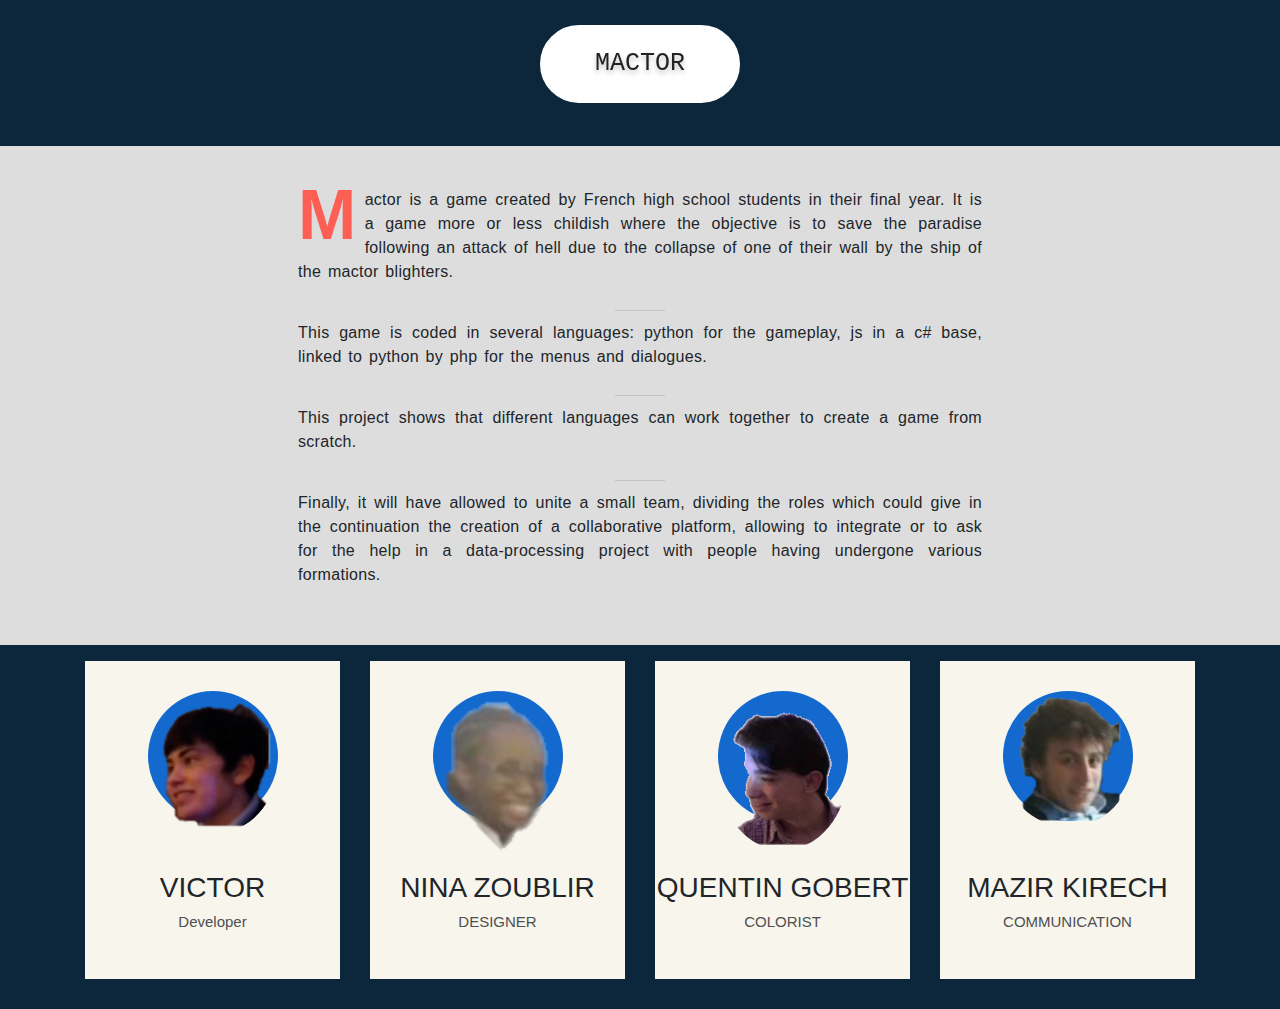
<file: credits/index.html>
<!DOCTYPE html>
<html>
<head>
	<meta charset="utf-8">
	<meta name="viewport" content="width=device-width, initial-scale=1">
	<title>MACTOR-GAME-CREDITS</title>
	<link rel="stylesheet" type="text/css" href="https://cdnjs.cloudflare.com/ajax/libs/twitter-bootstrap/4.1.2/css/bootstrap.min.css">
	<link rel="stylesheet" type="text/css" href="https://cdnjs.cloudflare.com/ajax/libs/font-awesome/4.7.0/css/font-awesome.min.css">
	<link rel="stylesheet" type="text/css" href="style.css">
  <link rel="icon" type="image/png" href="../logo.png" />
</head>
<body>
	<div class="container-title">
		<button id="b" onclick="document.location='../index.html'">MACTOR</button>
	</div>
  <div class="container-txt">
    <div class="txt">

        <p>
Mactor is a game created by French high school students in their final year. It is a game more or less childish where the objective is to save the paradise following an attack of hell due to the collapse of one of their wall by the ship of the mactor blighters.
        </p>
        <hr>
        <p>
    
This game is coded in several languages: python for the gameplay, js in a c# base, linked to python by php for the menus and dialogues.
        </p>
        <hr>
        <p> 
This project shows that different languages can work together to create a game from scratch.
        </p>
        <hr>
        <p>
          Finally, it will have allowed to unite a small team, dividing the roles which could give in the continuation the creation of a collaborative platform, allowing to integrate or to ask for the help in a data-processing project with people having undergone various formations.
        </p>
        </div>
  </div>
	<div class="container">
  <div class="row">
    <div class="col-12 col-sm-6 col-md-4 col-lg-3">
      <div class="our-team">
        <div class="picture">
          <img class="img-fluid" src="victor.png">
        </div>
        <div class="team-content">
          <h3 class="name">VICTOR</h3>
          <h4 class="title">Developer</h4>
        </div>
        <ul class="social">
          <li><a href="mailto:victordalet@protonmail.com" class="fa fa-google-plus" aria-hidden="true"></a></li>
        </ul>
      </div>
    </div>
        <div class="col-12 col-sm-6 col-md-4 col-lg-3">
      <div class="our-team">
        <div class="picture">
          <img class="img-fluid" src="nina.png">
        </div>
        <div class="team-content">
          <h3 class="name">NINA ZOUBLIR</h3>
          <h4 class="title">DESIGNER</h4>
        </div>
        <ul class="social">
          <li><a href="mailto:ninazoublir@gmail.com" class="fa fa-google-plus" aria-hidden="true"></a></li>
        </ul>
      </div>
    </div>
        <div class="col-12 col-sm-6 col-md-4 col-lg-3">
      <div class="our-team">
        <div class="picture">
          <img class="img-fluid" src="quentin.png">
        </div>
        <div class="team-content">
          <h3 class="name">QUENTIN GOBERT</h3>
          <h4 class="title">COLORIST</h4>
        </div>
        <ul class="social">
          <li><a href="mailto:quetingober@gmail.com" class="fa fa-google-plus" aria-hidden="true"></a></li>
        </ul>
      </div>
    </div>
        <div class="col-12 col-sm-6 col-md-4 col-lg-3">
      <div class="our-team">
        <div class="picture">
          <img class="img-fluid" src="mazir.png">
        </div>
        <div class="team-content">
          <h3 class="name">MAZIR KIRECH</h3>
          <h4 class="title">COMMUNICATION</h4>
        </div>
        <ul class="social">

          <li><a href="mailto:mazirkirech@gmail.com" class="fa fa-google-plus" aria-hidden="true"></a></li>
        </ul>
      </div>
    </div>
  </div>
</div>
</body>
</html>
</file>
<file: credits/style.css>
* {
  margin: 0;
  padding: 0;
  box-sizing: border-box;
}

:root {
  --bg:#0C273C; 
}

body{
  scrollbar-width: thin; 
  scrollbar-color: #f00 #000; 
  background:var(--bg);
}

::-webkit-scrollbar-thumb {
  background-color: #f00;
  border-radius: 20px;
  border: 3px solid #000;
}

/************************************************************/
.container-title button {
  cursor: pointer;
  flex: 1;
  padding: 15px 50px;
  margin: 25px;
  border-radius: 999px;
  border: 5px solid #fff;
  font-family: 'VT323', monospace;
  font-size: 25px;
  text-shadow: 0 3px 5px rgba(0, 0, 0, 0.25);
  white-space: nowrap;
  color: #222;
  background: transparent;
  background: #fff;
  background-repeat: repeat-x;
  background-position: 0 -100%;
  transition: 0.5s;
  filter: hue-rotate(200deg);
}

.container-title button:hover {
  background-position: 500% 100%;
  color: #fff;
  background: #222;
  border: 5px solid #222;
}

.container-title {
  text-align: center;
  align-items: center;
  margin: 0 auto;
  background: var(--bg);
  position: flex;
  height: 130px;
}
/************/
.our-team {
  padding: 30px 0 40px;
  margin-bottom: 30px;
  background-color: #f7f5ec;
  text-align: center;
  overflow: hidden;
  position: relative;
}

.our-team .picture {
  display: inline-block;
  height: 130px;
  width: 130px;
  margin-bottom: 50px;
  z-index: 1;
  position: relative;
}

.our-team .picture::before {
  content: "";
  width: 100%;
  height: 0;
  border-radius: 50%;
  background-color: #1369ce;
  position: absolute;
  bottom: 135%;
  right: 0;
  left: 0;
  opacity: 0.9;
  transform: scale(3);
  transition: all 0.3s linear 0s;
}

.our-team:hover .picture::before {
  height: 100%;
}

.our-team .picture::after {
  content: "";
  width: 100%;
  height: 100%;
  border-radius: 50%;
  background-color: #1369ce;
  position: absolute;
  top: 0;
  left: 0;
  z-index: -1;
}

.our-team .picture img {
  width: 100%;
  height: auto;
  border-radius: 50%;
  transform: scale(1);
  transition: all 0.9s ease 0s;
  object-fit: cover;
}

.our-team:hover .picture img {
  transform: scale(0.7);
  object-fit: cover;
}

.our-team .title {
  display: block;
  font-size: 15px;
  color: #4e5052;
  text-transform: capitalize;
}

.our-team .social {
  width: 100%;
  padding: 0;
  margin: 0;
  background-color: #1369ce;
  position: absolute;
  bottom: -100px;
  left: 0;
  transition: all 0.5s ease 0s;
}

.our-team:hover .social {
  bottom: 0;
}

.our-team .social li {
  display: inline-block;
}

.our-team .social li a {
  display: block;
  padding: 10px;
  font-size: 17px;
  color: white;
  transition: all 0.3s ease 0s;
  text-decoration: none;
}

.our-team .social li a:hover {
  color: #1369ce;
  background-color: #f7f5ec;
}


/******************/
.container-txt {
  background-color: #ddd;
  min-height: 50vh;
}

.txt{
    width: 60%;
    margin: 1rem auto;
    padding: 2rem;
    text-align: justify;
    transition: all 0.3s;
    align-items: center;
}

hr{
    width:50px;
    border: none;
    border-bottom: 1px solid rgba(119, 119, 119, 0.25);
    margin: 0 auto;
}


p { 
    line-height: 1.5;
    letter-spacing: 0.3px;
    word-spacing: 2px;
    padding: 10px;
}

p:first-child::first-letter{
    color:#FE5F55;
    font-weight: bold;
    font-size: 70px;
    float: left;
    line-height: 60px;
    padding-right: 8px;
    margin-top: -3px;
}

@media screen and (max-width:600px){
    .txt {
        width: 100%;
        padding: 1rem;
    }
}
</file>
